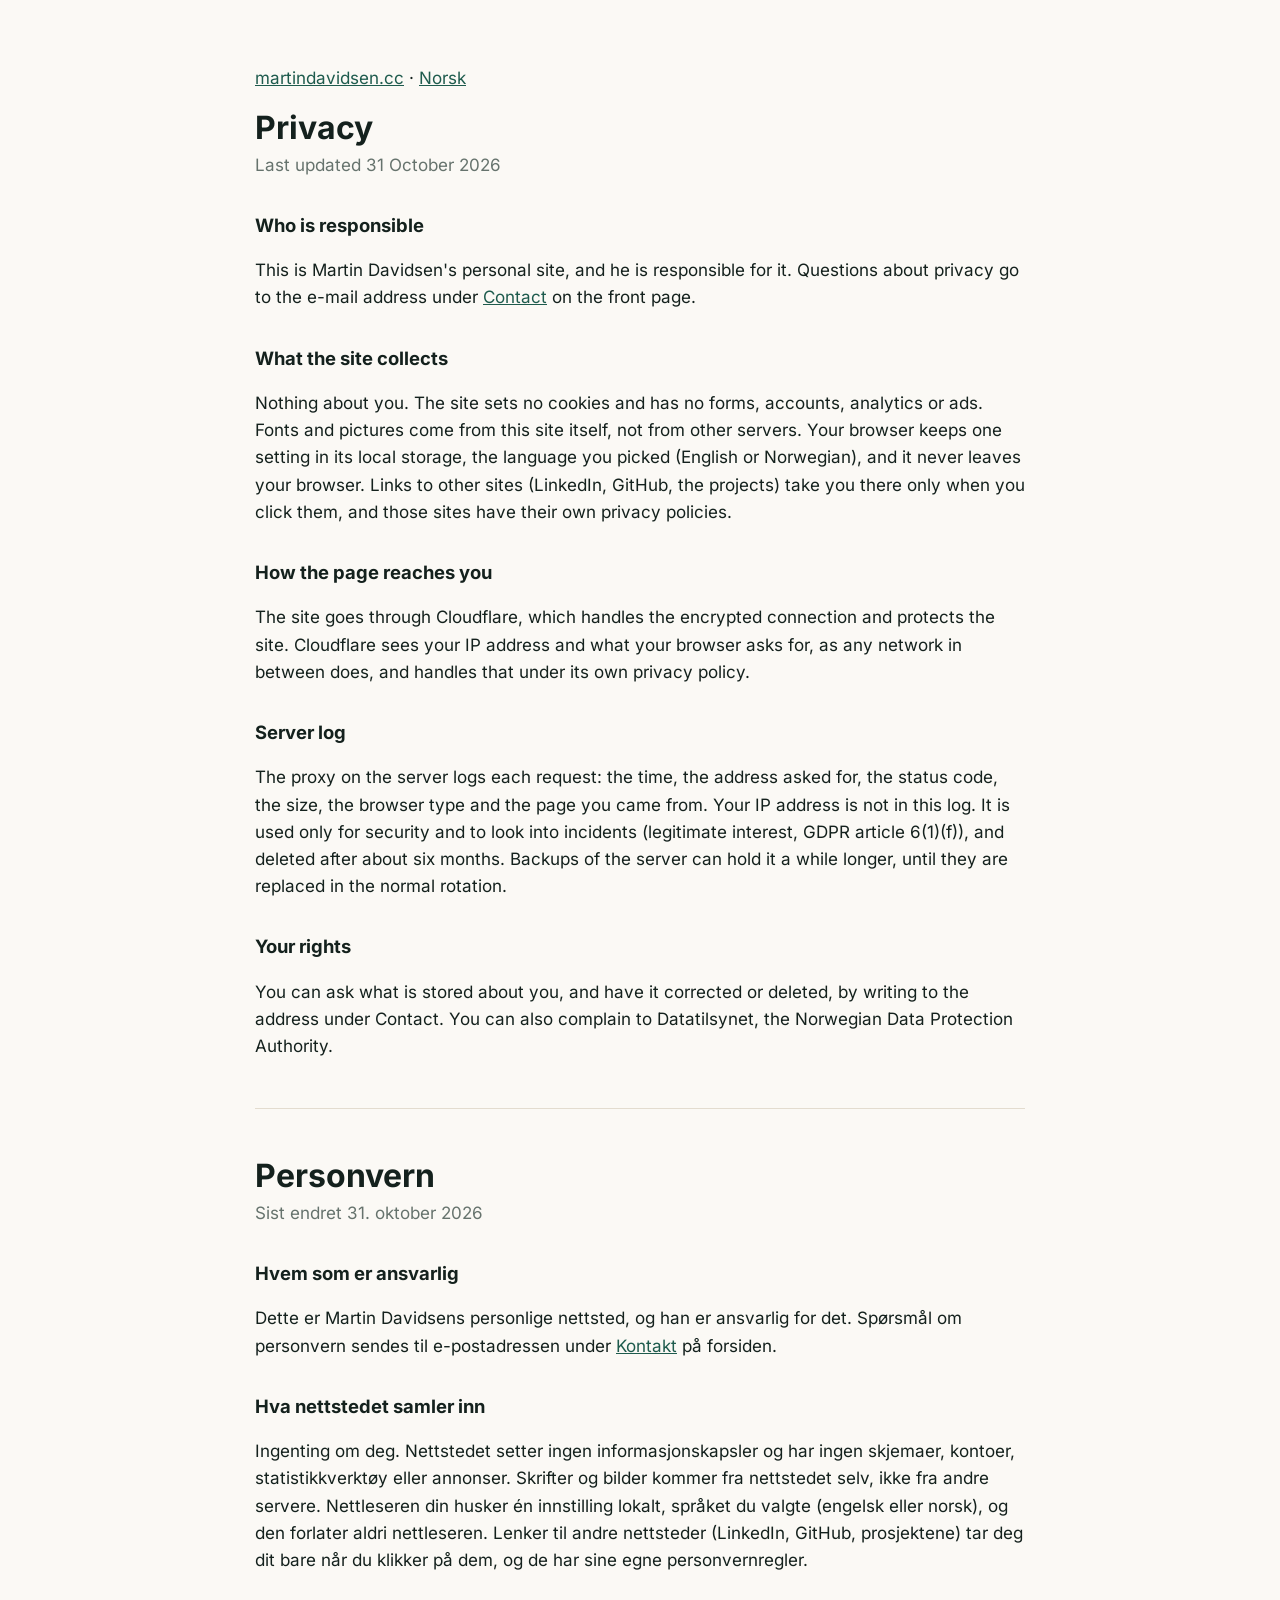
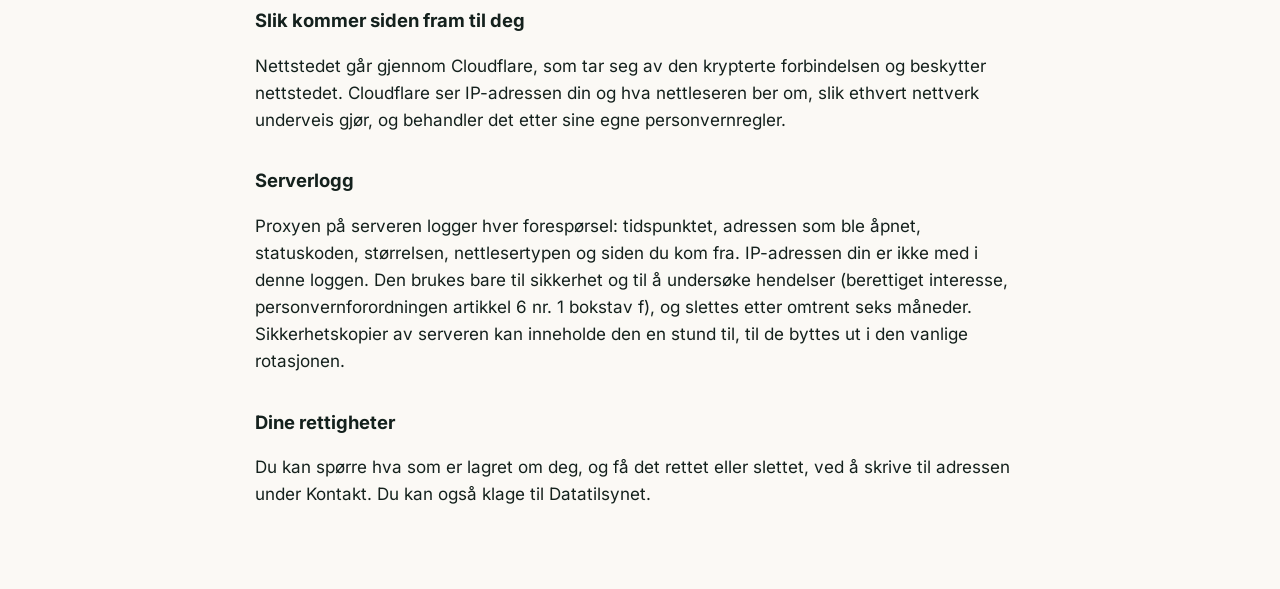
<file: privacy.html>
<!DOCTYPE html>
<html lang="en">
<head>
    <meta charset="UTF-8">
    <meta name="viewport" content="width=device-width, initial-scale=1.0">
    <meta name="description" content="What martindavidsen.cc collects about visitors.">
    <title>Privacy · Martin Davidsen</title>
    <link rel="icon" type="image/svg+xml" href="favicon.svg?v=2">
    <link rel="canonical" href="https://martindavidsen.cc/privacy.html">
    <style>
        @font-face { font-family: 'Inter'; src: url('fonts/inter-latin-var.woff2') format('woff2'); font-weight: 100 900; font-display: swap; }
        :root { color-scheme: light; }
        body { margin: 0; background: #fbf9f5; color: #14211d; font: 17px/1.6 'Inter', system-ui, sans-serif; }
        main { max-width: 70ch; margin: 0 auto; padding: 48px 20px 64px; }
        h1 { font-size: 2rem; line-height: 1.2; margin: 0 0 4px; }
        h2 { font-size: 1.15rem; margin: 32px 0 6px; }
        .updated { color: #66736d; margin: 0 0 8px; }
        a { color: #1e5b4d; }
        hr { border: 0; border-top: 1px solid #e3dccf; margin: 48px 0; }
        @media (prefers-color-scheme: dark) {
            body { background: #12191a; color: #e8ece9; }
            .updated { color: #a3aea9; }
            a { color: #7cc4b1; }
            hr { border-top-color: #2b3634; }
        }
    </style>
</head>
<body>
    <main>
        <p><a href="/">martindavidsen.cc</a> · <a href="#no" lang="no">Norsk</a></p>

        <h1>Privacy</h1>
        <p class="updated">Last updated 31 October 2026</p>

        <h2>Who is responsible</h2>
        <p>This is Martin Davidsen's personal site, and he is responsible for it. Questions about privacy go to the e-mail
            address under <a href="/#contact">Contact</a> on the front page.</p>

        <h2>What the site collects</h2>
        <p>Nothing about you. The site sets no cookies and has no forms, accounts, analytics or ads. Fonts and pictures come
            from this site itself, not from other servers. Your browser keeps one setting in its local storage, the language
            you picked (English or Norwegian), and it never leaves your browser. Links to other sites (LinkedIn, GitHub, the
            projects) take you there only when you click them, and those sites have their own privacy policies.</p>

        <h2>How the page reaches you</h2>
        <p>The site goes through Cloudflare, which handles the encrypted connection and protects the site. Cloudflare sees
            your IP address and what your browser asks for, as any network in between does, and handles that under its own
            privacy policy.</p>

        <h2>Server log</h2>
        <p>The proxy on the server logs each request: the time, the address asked for, the status code, the size, the browser
            type and the page you came from. Your IP address is not in this log. It is used only for security and to look
            into incidents (legitimate interest, GDPR article 6(1)(f)), and deleted after about six months. Backups of the
            server can hold it a while longer, until they are replaced in the normal rotation.</p>

        <h2>Your rights</h2>
        <p>You can ask what is stored about you, and have it corrected or deleted, by writing to the address under Contact.
            You can also complain to Datatilsynet, the Norwegian Data Protection Authority.</p>

        <hr>

        <section id="no" lang="no">
            <h1>Personvern</h1>
            <p class="updated">Sist endret 31. oktober 2026</p>

            <h2>Hvem som er ansvarlig</h2>
            <p>Dette er Martin Davidsens personlige nettsted, og han er ansvarlig for det. Spørsmål om personvern sendes til
                e-postadressen under <a href="/#contact">Kontakt</a> på forsiden.</p>

            <h2>Hva nettstedet samler inn</h2>
            <p>Ingenting om deg. Nettstedet setter ingen informasjonskapsler og har ingen skjemaer, kontoer, statistikkverktøy
                eller annonser. Skrifter og bilder kommer fra nettstedet selv, ikke fra andre servere. Nettleseren din husker én
                innstilling lokalt, språket du valgte (engelsk eller norsk), og den forlater aldri nettleseren. Lenker til andre
                nettsteder (LinkedIn, GitHub, prosjektene) tar deg dit bare når du klikker på dem, og de har sine egne
                personvernregler.</p>

            <h2>Slik kommer siden fram til deg</h2>
            <p>Nettstedet går gjennom Cloudflare, som tar seg av den krypterte forbindelsen og beskytter nettstedet. Cloudflare
                ser IP-adressen din og hva nettleseren ber om, slik ethvert nettverk underveis gjør, og behandler det etter
                sine egne personvernregler.</p>

            <h2>Serverlogg</h2>
            <p>Proxyen på serveren logger hver forespørsel: tidspunktet, adressen som ble åpnet, statuskoden, størrelsen,
                nettlesertypen og siden du kom fra. IP-adressen din er ikke med i denne loggen. Den brukes bare til sikkerhet
                og til å undersøke hendelser (berettiget interesse, personvernforordningen artikkel 6 nr. 1 bokstav f), og
                slettes etter omtrent seks måneder. Sikkerhetskopier av serveren kan inneholde den en stund til, til de byttes
                ut i den vanlige rotasjonen.</p>

            <h2>Dine rettigheter</h2>
            <p>Du kan spørre hva som er lagret om deg, og få det rettet eller slettet, ved å skrive til adressen under Kontakt.
                Du kan også klage til Datatilsynet.</p>
        </section>
    </main>
</body>
</html>
</file>
